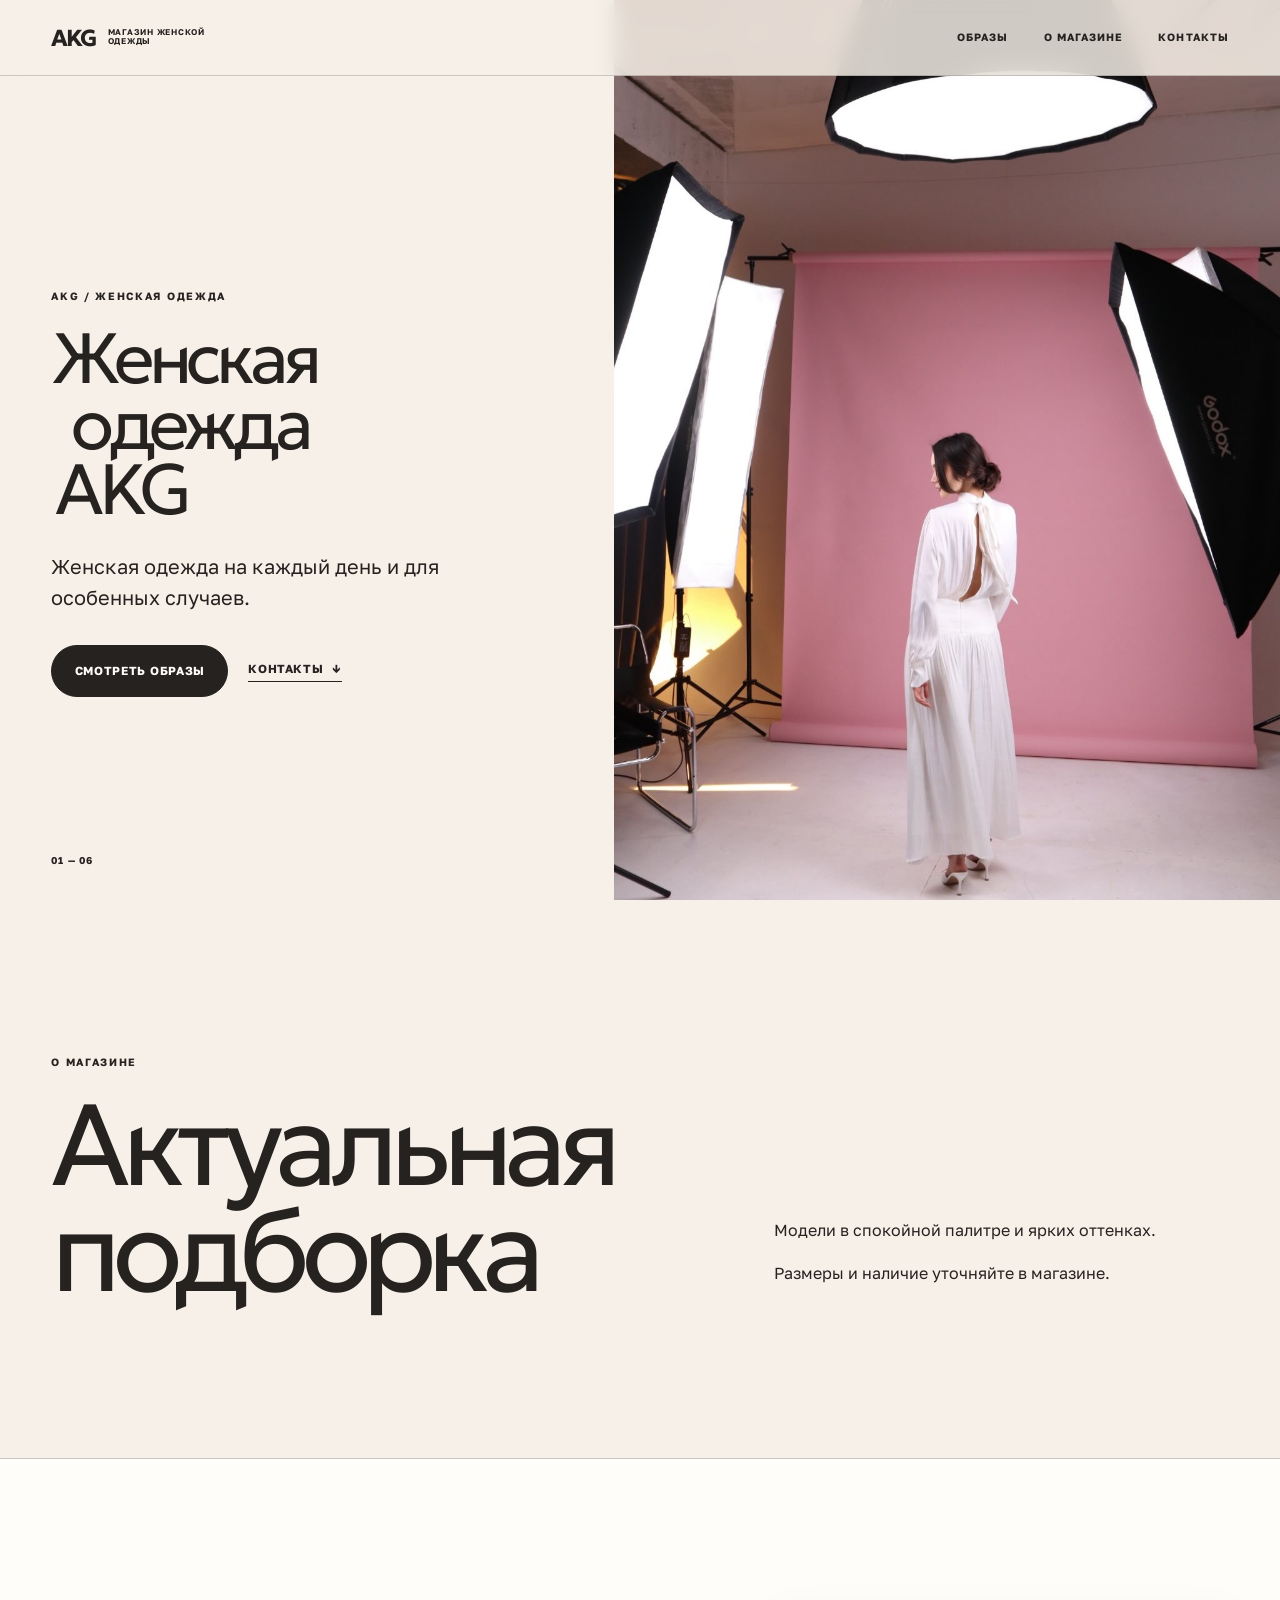
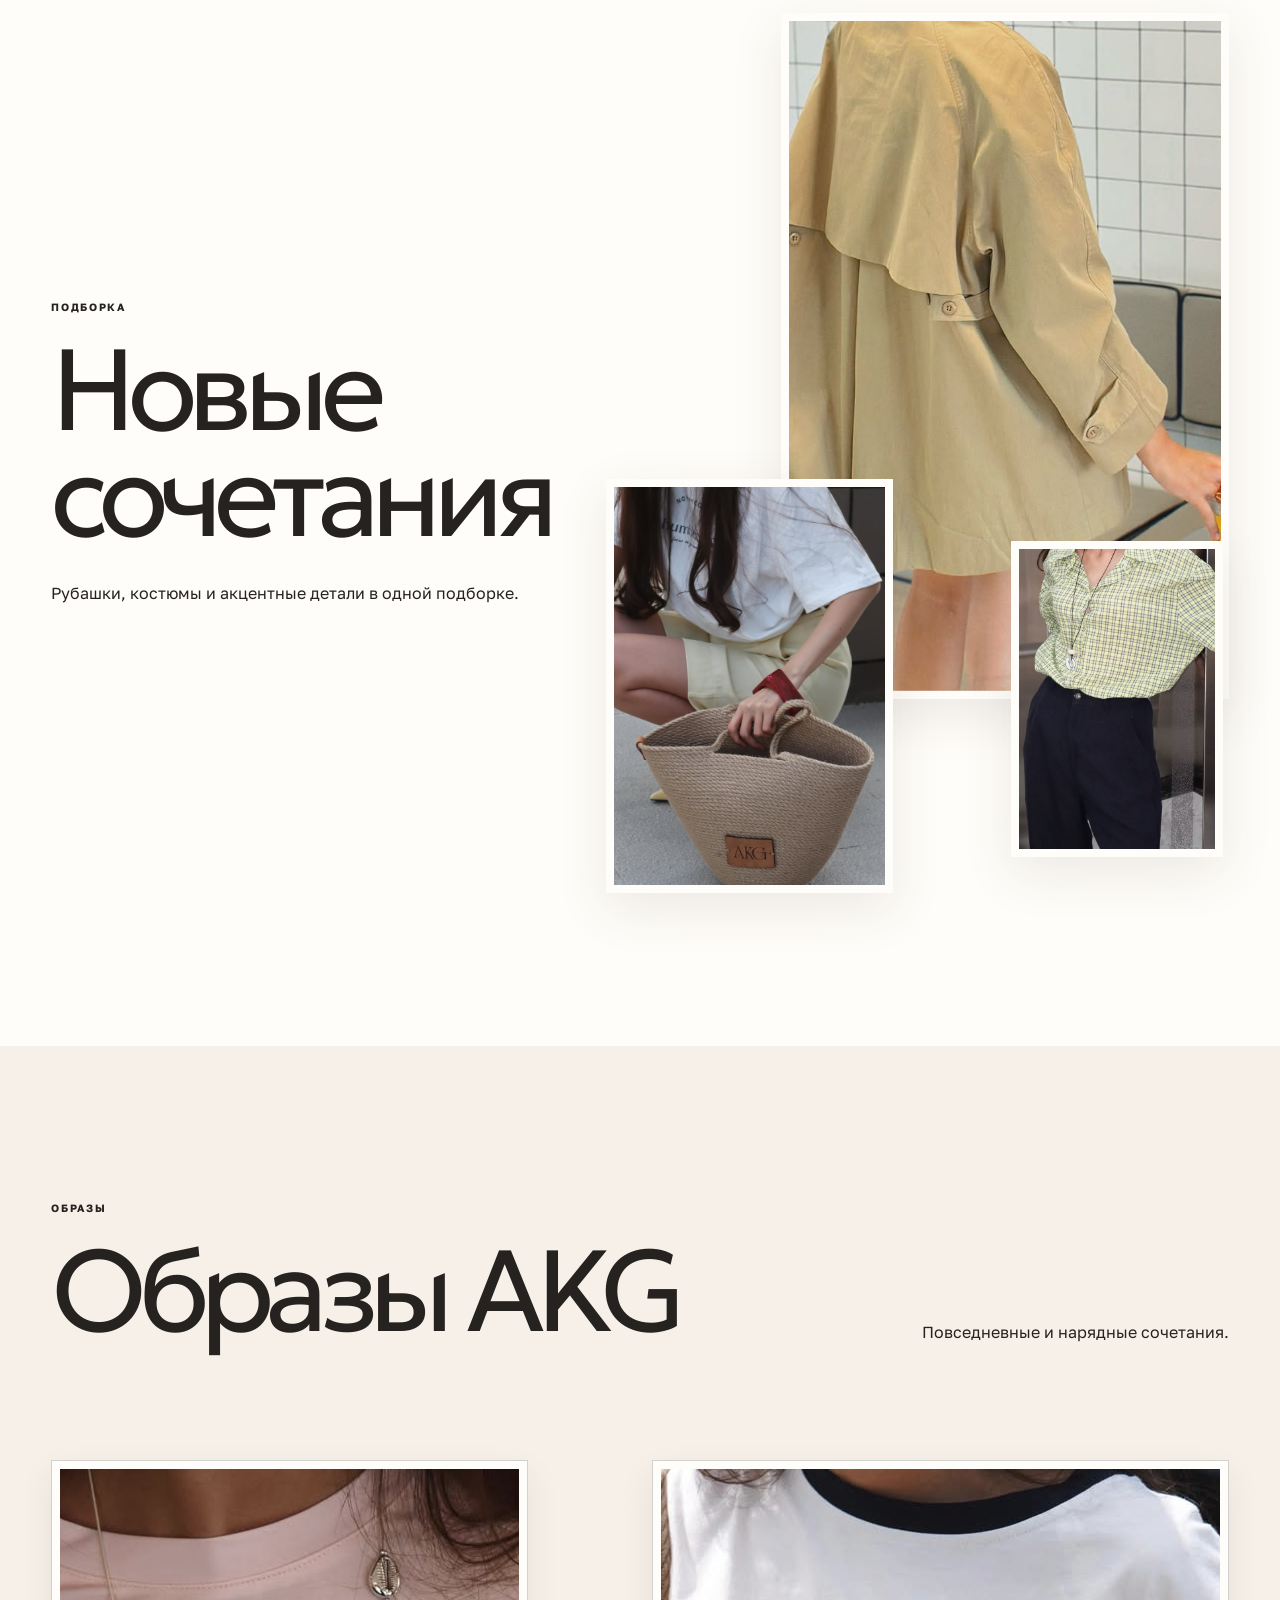
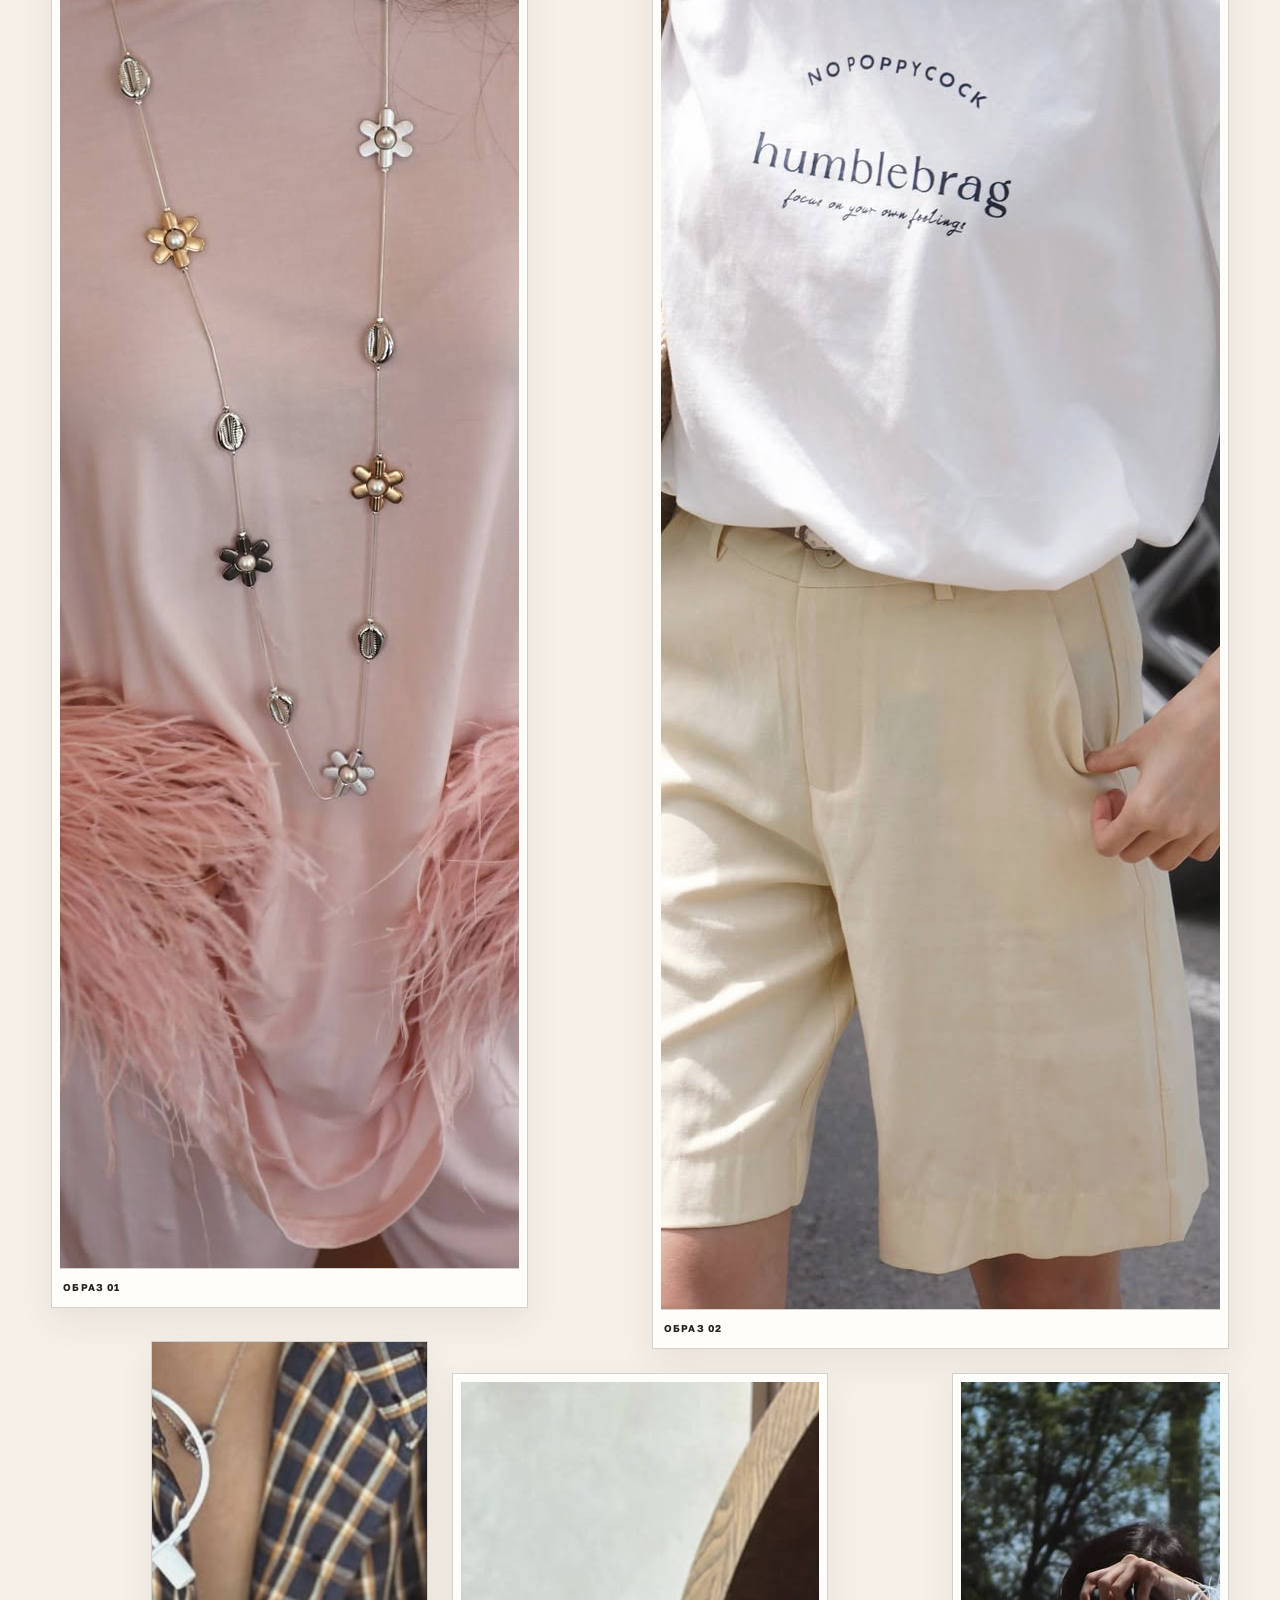
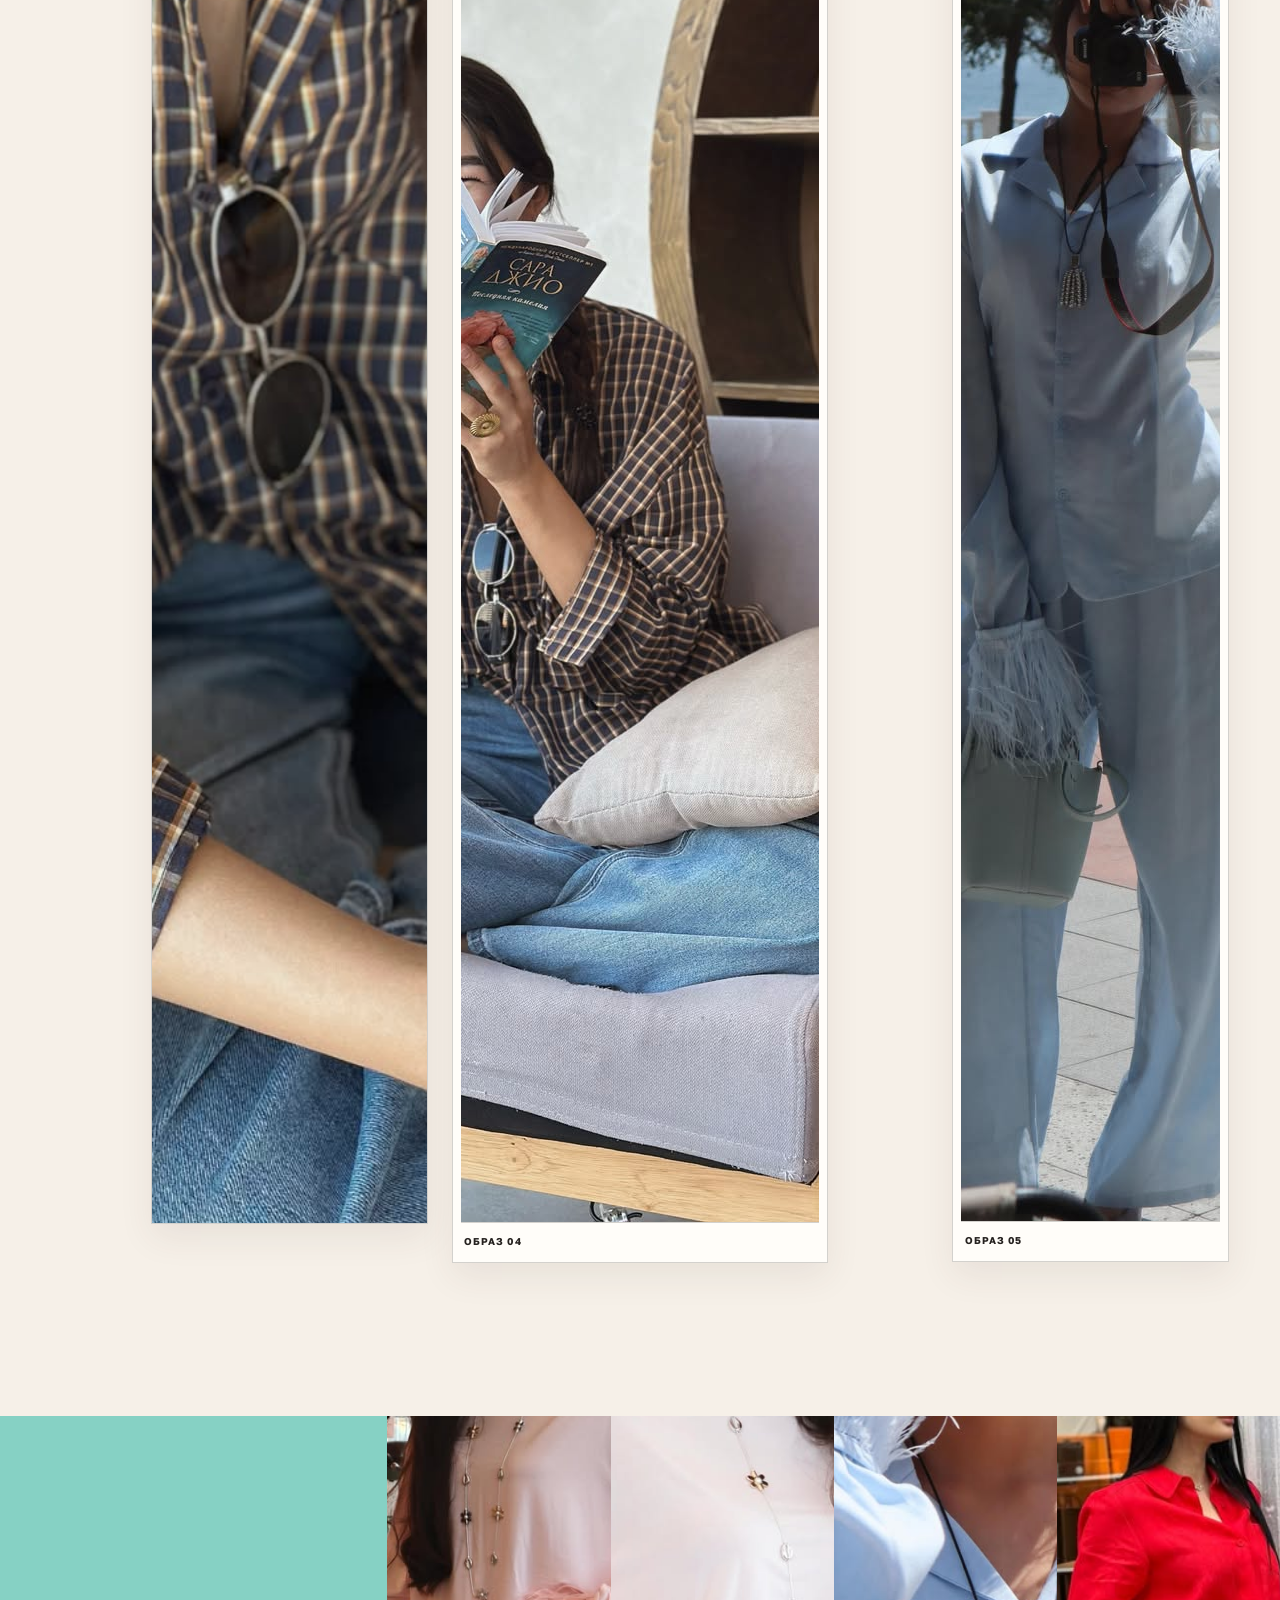
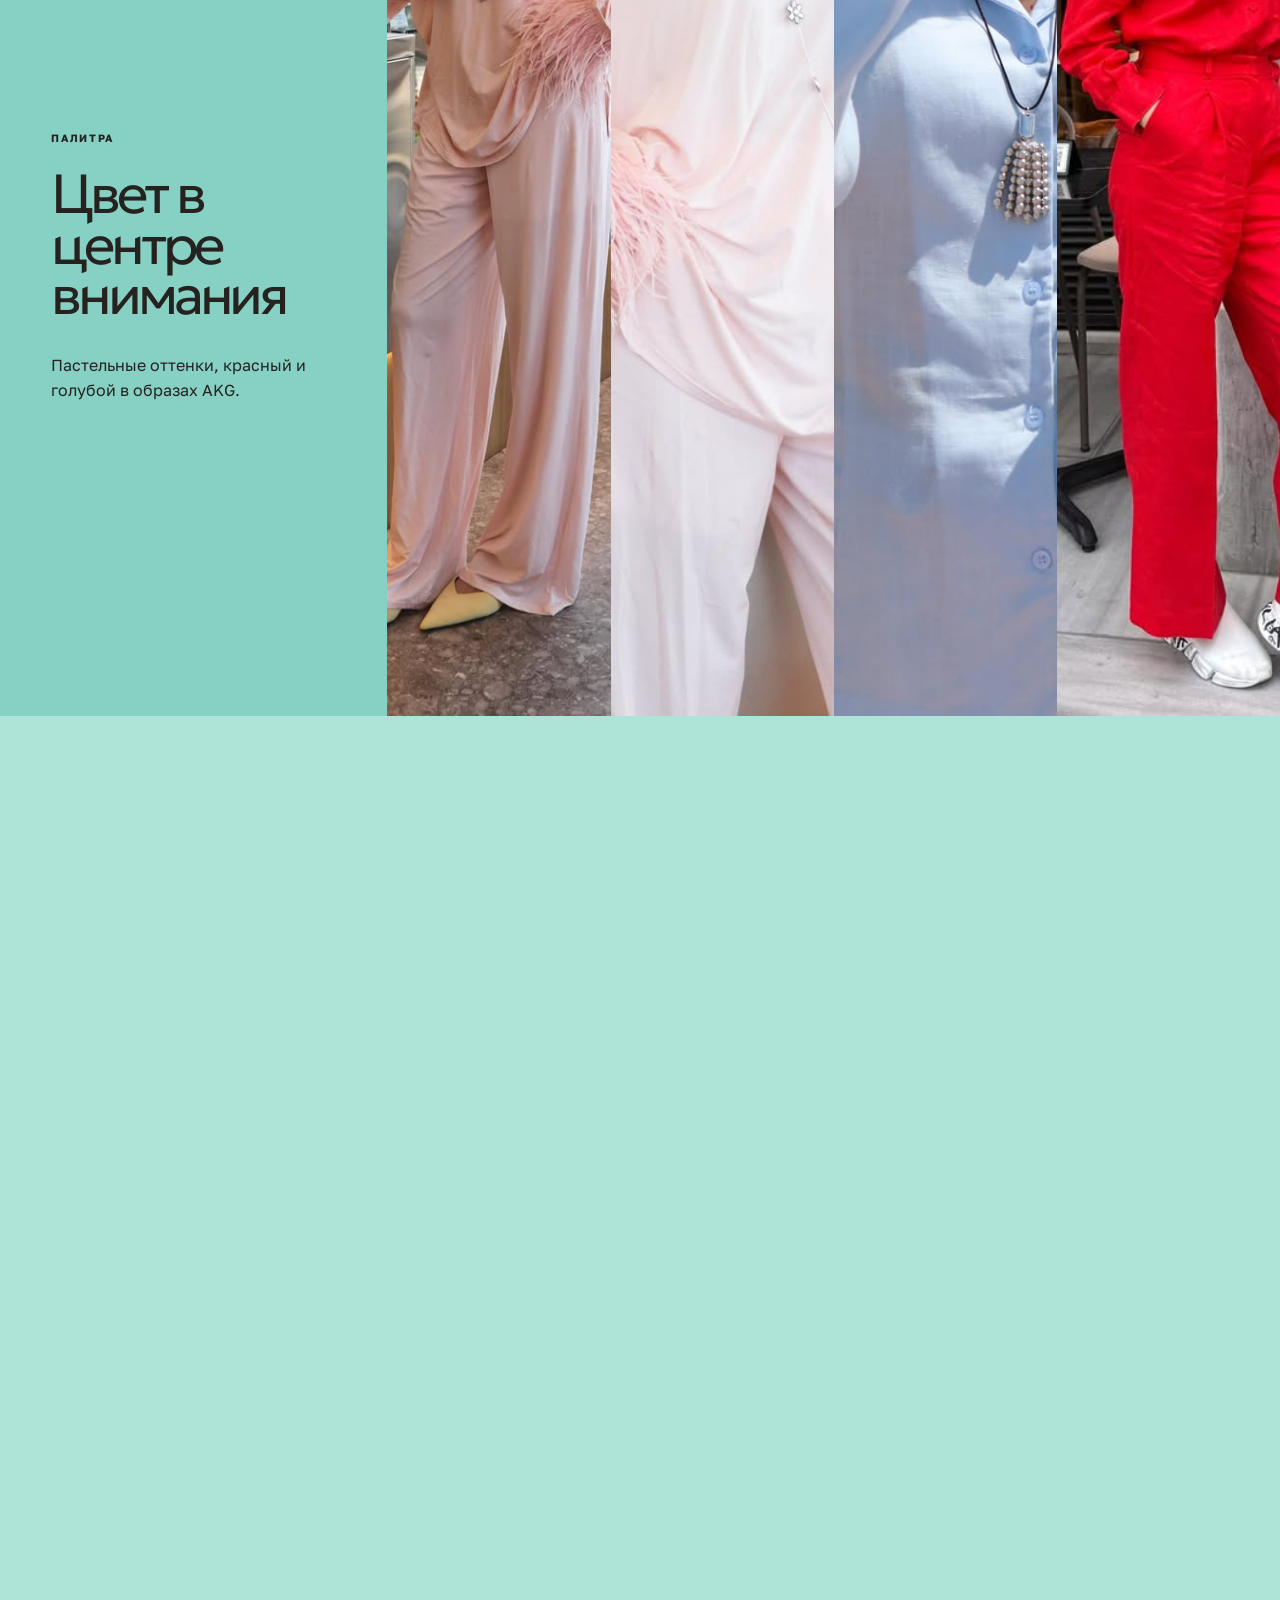
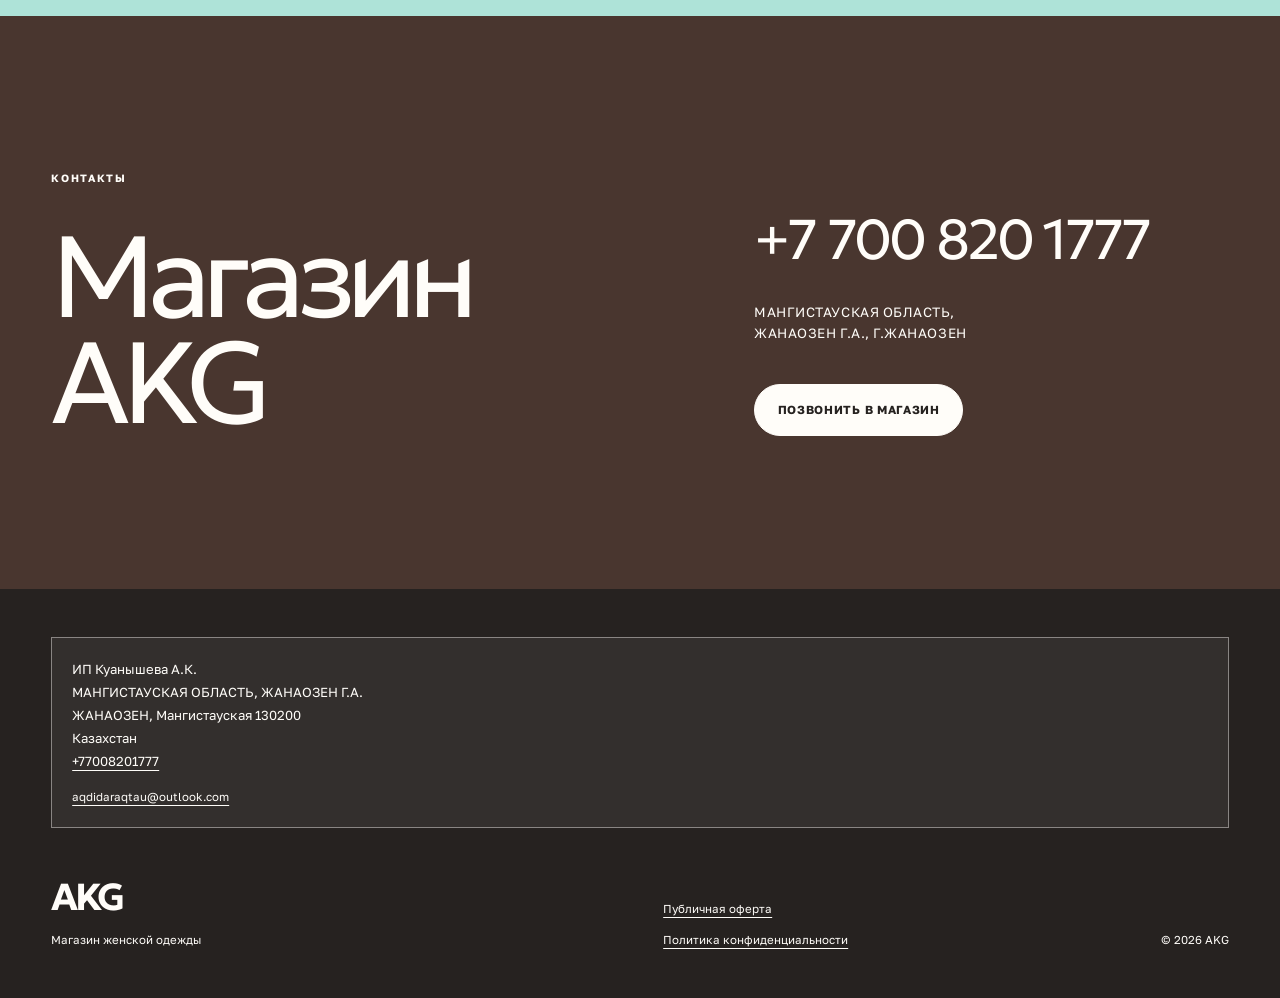
<file: index.html>
<!DOCTYPE html>
<html lang="ru">
<head>
  <meta charset="utf-8">
  <meta name="viewport" content="width=device-width, initial-scale=1">
  <meta name="theme-color" content="#f6f0e8">
  <meta name="description" content="AKG — магазин женской одежды. Образы из ассортимента и контакты магазина.">
  <meta property="og:title" content="AKG — магазин женской одежды">
  <meta property="og:description" content="Женская одежда AKG. Образы, цвет и детали.">
  <meta property="og:type" content="website">
  <meta property="og:url" content="https://www.akgstore.kz/">
  <meta property="og:image" content="https://www.akgstore.kz/photos/akg.store.aktau_1787755125435.jpeg">
  <link rel="canonical" href="https://www.akgstore.kz/">
  <link rel="icon" href="assets/favicon.svg" type="image/svg+xml">
  <link rel="preload" href="assets/fonts/Geologica-Variable.ttf" as="font" type="font/ttf" crossorigin>
  <link rel="preload" href="photos/akg.store.aktau_1787755125435.jpeg" as="image">
  <link rel="stylesheet" href="styles.css">
  <script>document.documentElement.classList.add('js');</script>
  <script src="script.js" defer></script>
  <title>AKG — магазин женской одежды</title>
</head>
<body>
  <a class="skip-link" href="#main">Перейти к содержанию</a>

  <header class="site-header" data-header>
    <a class="brand" href="#top" aria-label="AKG — на главную">
      <span class="brand__name">AKG</span>
      <span class="brand__note">магазин женской одежды</span>
    </a>

    <button class="menu-toggle" type="button" aria-expanded="false" aria-controls="site-nav" data-menu-toggle>
      <span></span><span></span>
      <span class="sr-only">Открыть меню</span>
    </button>

    <nav class="site-nav" id="site-nav" aria-label="Основная навигация" data-nav>
      <a href="#selection">Образы</a>
      <a href="#about">О магазине</a>
      <a href="#contacts">Контакты</a>
    </nav>
  </header>

  <main id="main">
    <section class="hero" id="top" aria-labelledby="hero-title">
      <div class="hero__copy">
        <p class="eyebrow reveal">AKG / женская одежда</p>
        <h1 id="hero-title" class="reveal reveal--delay-1">
          <span>Женская</span>
          <span>одежда</span>
          <span>AKG</span>
        </h1>
        <p class="hero__lead reveal reveal--delay-2">Женская одежда на каждый день и для особенных случаев.</p>
        <div class="hero__actions reveal reveal--delay-3">
          <a class="button button--dark" href="#selection">Смотреть образы</a>
          <a class="text-link" href="#contacts">Контакты <span aria-hidden="true">↓</span></a>
        </div>
        <p class="hero__number" aria-hidden="true">01 — 06</p>
      </div>

      <div class="hero__visual reveal reveal--image">
        <img src="photos/akg.store.aktau_1787755125435.jpeg" alt="Белый комплект, вид со спины" width="1080" height="1440">
      </div>
    </section>

    <section class="intro section" id="about" aria-labelledby="intro-title">
      <p class="section-mark reveal">О магазине</p>
      <div class="intro__grid">
        <h2 id="intro-title" class="display-title reveal">Актуальная подборка</h2>
        <div class="intro__copy reveal reveal--delay-1">
          <p>Модели в спокойной палитре и ярких оттенках.</p>
          <p>Размеры и наличие уточняйте в магазине.</p>
        </div>
      </div>
    </section>

    <section class="collage section" id="collage" aria-labelledby="collage-title">
      <div class="collage__grid">
        <div class="collage__copy">
          <p class="section-mark reveal">Подборка</p>
          <h2 id="collage-title" class="display-title reveal">Новые сочетания</h2>
          <p class="reveal reveal--delay-1">Рубашки, костюмы и акцентные детали в одной подборке.</p>
        </div>

        <div class="collage__stage" role="group" aria-label="Коллаж из фотографий AKG">
          <figure class="collage__main reveal reveal--image">
            <img src="photos/akg.store.aktau_1787755027539.jpeg" alt="Песочная рубашка со спины" width="1080" height="1440" loading="lazy">
          </figure>
          <figure class="collage__small reveal reveal--image reveal--delay-1">
            <img src="photos/akg.store.aktau_1787755169405.jpeg" alt="Белая футболка, светлые шорты и плетёная сумка" width="1080" height="1439" loading="lazy">
          </figure>
          <figure class="collage__detail reveal reveal--image reveal--delay-2">
            <img src="photos/akg.store.aktau_1787755203467.jpeg" alt="Клетчатая рубашка и тёмные брюки" width="1080" height="1440" loading="lazy">
          </figure>
        </div>
      </div>
    </section>

    <section class="selection section" id="selection" aria-labelledby="selection-title">
      <div class="section-heading">
        <div>
          <p class="section-mark reveal">Образы</p>
          <h2 id="selection-title" class="display-title reveal">Образы AKG</h2>
        </div>
        <p class="section-heading__note reveal">Повседневные и нарядные сочетания.</p>
      </div>

      <div class="look-grid">
        <figure class="look-card look-card--one reveal reveal--image">
          <img src="photos/akg.store.aktau_1787755189138.jpeg" alt="Розовый комплект с отделкой на рукавах" width="1080" height="1399" loading="lazy">
          <figcaption>Образ 01</figcaption>
        </figure>

        <figure class="look-card look-card--two reveal reveal--image">
          <img src="photos/akg.store.aktau_1787755156618.jpeg" alt="Белая футболка и светлые шорты" width="1080" height="1440" loading="lazy">
          <figcaption>Образ 02</figcaption>
        </figure>

        <figure class="look-card look-card--three reveal reveal--image">
          <img src="photos/akg.store.aktau_1787755089028.jpeg" alt="Клетчатая рубашка крупным планом" width="1080" height="1433" loading="lazy">
          <figcaption>Деталь 03</figcaption>
        </figure>

        <figure class="look-card look-card--four reveal reveal--image">
          <img src="photos/akg.store.aktau_1787755097485.jpeg" alt="Клетчатая рубашка и широкие джинсы" width="1080" height="1440" loading="lazy">
          <figcaption>Образ 04</figcaption>
        </figure>

        <figure class="look-card look-card--five reveal reveal--image">
          <img src="photos/akg.store.aktau_1787755208956%20(1).jpeg" alt="Светло-голубой костюм" width="1080" height="1439" loading="lazy">
          <figcaption>Образ 05</figcaption>
        </figure>
      </div>
    </section>

    <section class="photo-strip" id="strip" aria-labelledby="strip-title">
      <div class="photo-strip__note">
        <p class="section-mark reveal">Палитра</p>
        <h2 id="strip-title" class="display-title reveal">Цвет в центре внимания</h2>
        <p class="reveal reveal--delay-1">Пастельные оттенки, красный и голубой в образах AKG.</p>
      </div>

      <figure class="photo-strip__item photo-strip__item--one reveal reveal--image">
        <img src="photos/akg.store.aktau_1787755177860.jpeg" alt="Светло-розовый комплект" width="1080" height="1399" loading="lazy">
      </figure>
      <figure class="photo-strip__item photo-strip__item--two reveal reveal--image">
        <img src="photos/akg.store.aktau_1787755187780.jpeg" alt="Розовый комплект с отделкой" width="1080" height="1399" loading="lazy">
      </figure>
      <figure class="photo-strip__item photo-strip__item--three reveal reveal--image">
        <img src="photos/akg.store.aktau_1787755220074.jpeg" alt="Голубой комплект с отделкой на рукавах" width="1080" height="1439" loading="lazy">
      </figure>
      <figure class="photo-strip__item photo-strip__item--four reveal reveal--image">
        <img src="photos/akg.store.aktau_1787755240143.jpeg" alt="Красный комплект" width="1080" height="1440" loading="lazy">
      </figure>
    </section>

    <section class="feature" aria-labelledby="feature-title">
      <div class="feature__image reveal reveal--image">
        <img src="photos/akg.store.aktau_1787755161357.jpeg" alt="Светлый комплект и фактурная сумка" width="1080" height="1440" loading="lazy">
      </div>
      <div class="feature__copy">
        <p class="section-mark reveal">Детали</p>
        <h2 id="feature-title" class="display-title reveal">Детали образа</h2>
        <p class="reveal reveal--delay-1">Фактура, силуэт и аксессуары крупным планом.</p>
        <a class="text-link reveal reveal--delay-2" href="tel:+77008201777">Уточнить&nbsp;наличие&nbsp;<span aria-hidden="true">↗</span></a>
      </div>
    </section>

    <section class="contact section" id="contacts" aria-labelledby="contact-title">
      <p class="section-mark reveal">Контакты</p>
      <div class="contact__grid">
        <h2 id="contact-title" class="display-title reveal">Магазин AKG</h2>
        <div class="contact__details reveal reveal--delay-1">
          <a class="contact__phone" href="tel:+77008201777">+7&nbsp;700&nbsp;820&nbsp;1777</a>
          <address>МАНГИСТАУСКАЯ ОБЛАСТЬ,<br>ЖАНАОЗЕН Г.А., Г.ЖАНАОЗЕН</address>
          <a class="button button--light" href="tel:+77008201777">Позвонить&nbsp;в&nbsp;магазин</a>
        </div>
      </div>
    </section>
  </main>

  <footer class="site-footer" id="legal-details">
    <div class="site-footer__requisites" role="group" aria-label="Реквизиты магазина">
      <address>
        <span>ИП Куанышева А.К.</span>
        <span>МАНГИСТАУСКАЯ ОБЛАСТЬ, ЖАНАОЗЕН Г.А.</span>
        <span>ЖАНАОЗЕН, Мангистауская 130200</span>
        <span>Казахстан</span>
        <a href="tel:+77008201777">+77008201777</a>
      </address>
      <a class="site-footer__email" href="mailto:aqdidaraqtau@outlook.com">aqdidaraqtau@outlook.com</a>
    </div>
    <div class="site-footer__brand">
      <span>AKG</span>
      <p>Магазин женской одежды</p>
    </div>
    <nav aria-label="Юридическая информация">
      <a href="offer/">Публичная оферта</a>
      <a href="privacy/">Политика конфиденциальности</a>
    </nav>
    <p class="site-footer__copy">© <span data-year>2026</span> AKG</p>
  </footer>
</body>
</html>
</file>
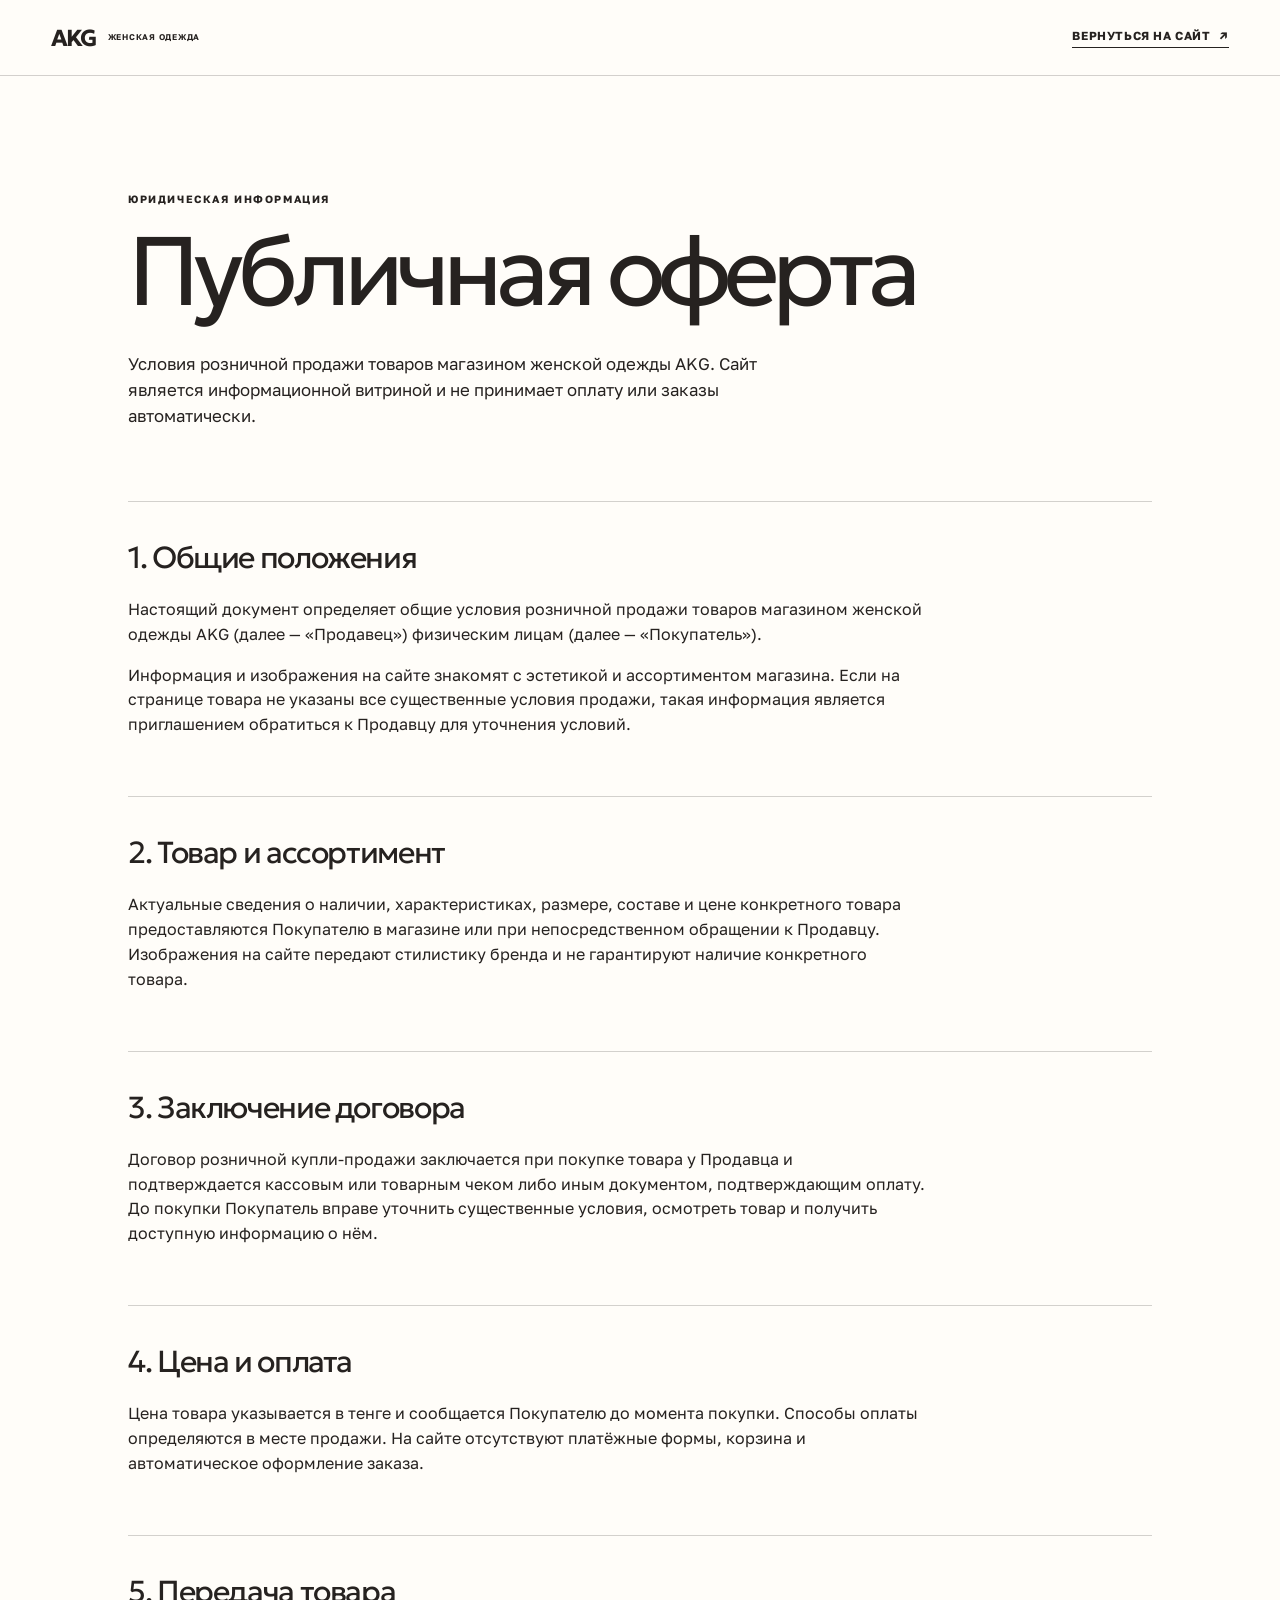
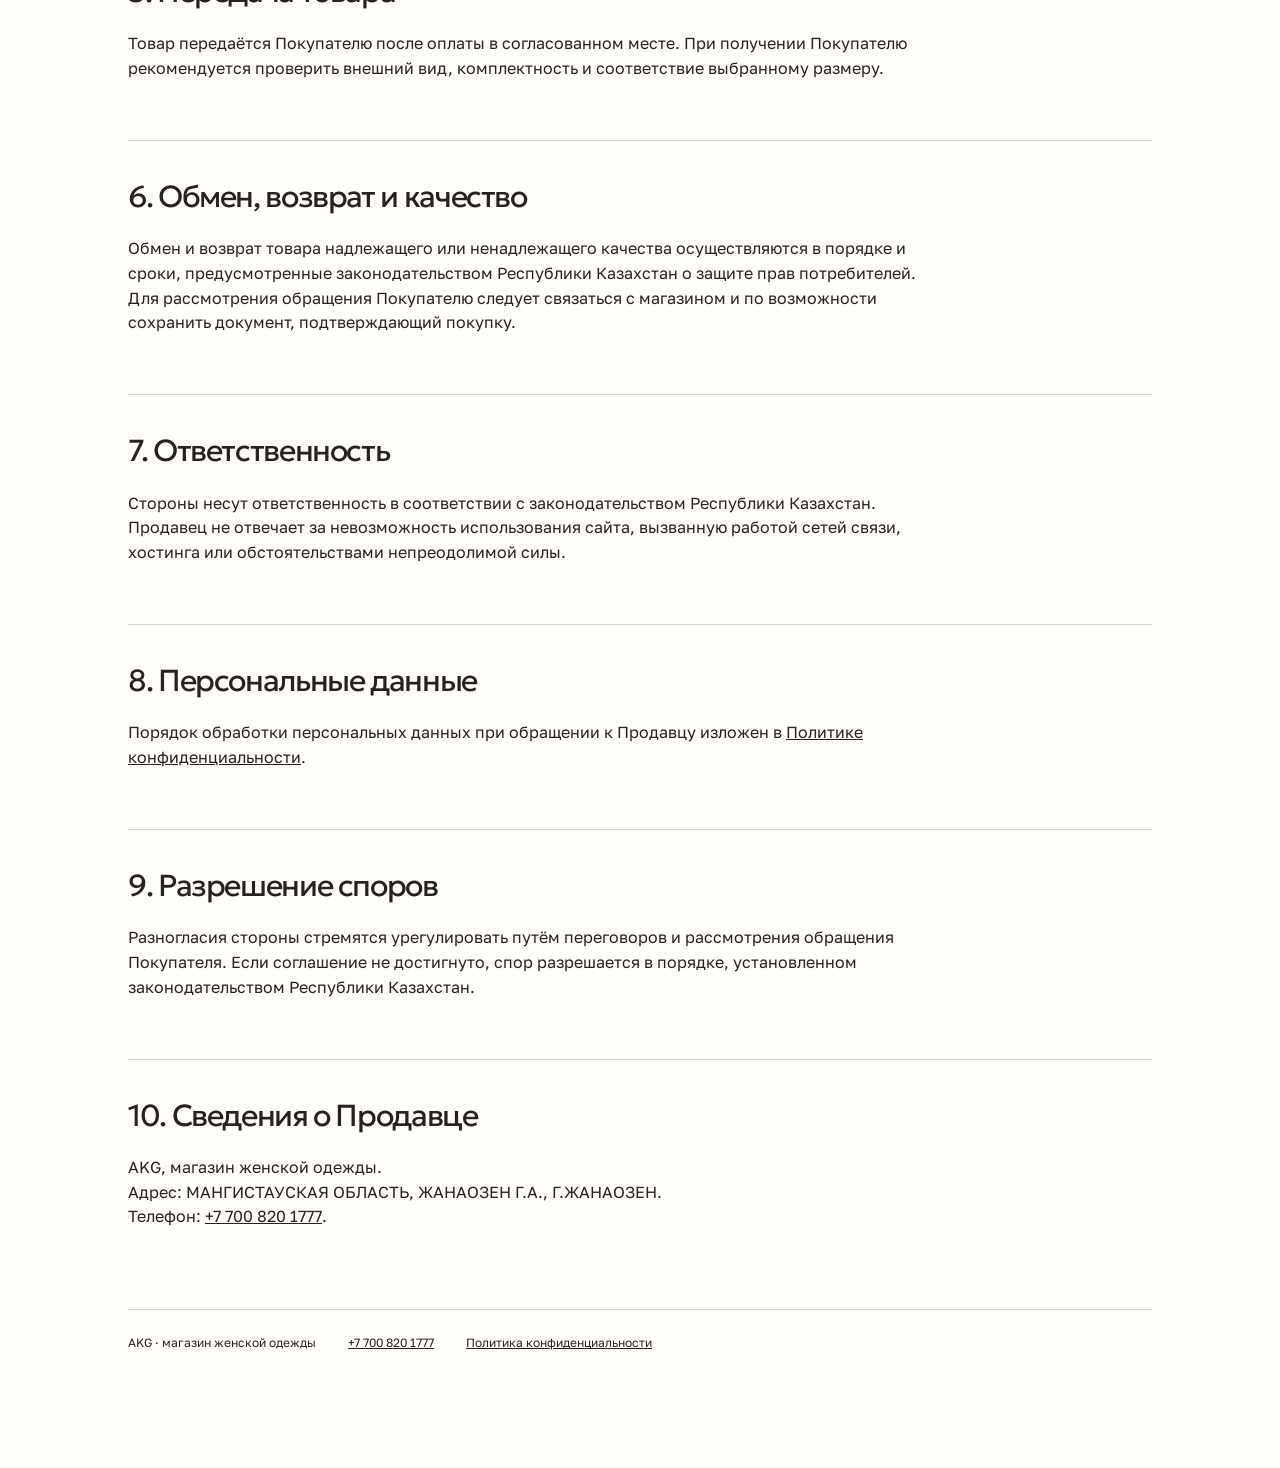
<file: offer/index.html>
<!DOCTYPE html>
<html lang="ru">
<head>
  <meta charset="utf-8">
  <meta name="viewport" content="width=device-width, initial-scale=1">
  <meta name="theme-color" content="#fffaf4">
  <meta name="description" content="Публичная оферта магазина женской одежды AKG.">
  <link rel="canonical" href="https://www.akgstore.kz/offer/">
  <link rel="icon" href="../assets/favicon.svg" type="image/svg+xml">
  <link rel="stylesheet" href="../styles.css">
  <title>Публичная оферта — AKG</title>
</head>
<body class="legal-page">
  <header class="site-header">
    <a class="brand" href="../" aria-label="AKG — на главную">
      <span class="brand__name">AKG</span>
      <span class="brand__note">женская одежда</span>
    </a>
    <a class="text-link" href="../">Вернуться на сайт <span aria-hidden="true">↗</span></a>
  </header>

  <main class="legal-main">
    <p class="legal-kicker">Юридическая информация</p>
    <h1>Публичная оферта</h1>
    <p class="legal-intro">Условия розничной продажи товаров магазином женской одежды AKG. Сайт является информационной витриной и не принимает оплату или заказы автоматически.</p>

    <div class="legal-content">
      <section>
        <h2>1. Общие положения</h2>
        <p>Настоящий документ определяет общие условия розничной продажи товаров магазином женской одежды AKG (далее — «Продавец») физическим лицам (далее — «Покупатель»).</p>
        <p>Информация и изображения на сайте знакомят с эстетикой и ассортиментом магазина. Если на странице товара не указаны все существенные условия продажи, такая информация является приглашением обратиться к Продавцу для уточнения условий.</p>
      </section>

      <section>
        <h2>2. Товар и ассортимент</h2>
        <p>Актуальные сведения о наличии, характеристиках, размере, составе и цене конкретного товара предоставляются Покупателю в магазине или при непосредственном обращении к Продавцу. Изображения на сайте передают стилистику бренда и не гарантируют наличие конкретного товара.</p>
      </section>

      <section>
        <h2>3. Заключение договора</h2>
        <p>Договор розничной купли-продажи заключается при покупке товара у Продавца и подтверждается кассовым или товарным чеком либо иным документом, подтверждающим оплату. До покупки Покупатель вправе уточнить существенные условия, осмотреть товар и получить доступную информацию о нём.</p>
      </section>

      <section>
        <h2>4. Цена и оплата</h2>
        <p>Цена товара указывается в тенге и сообщается Покупателю до момента покупки. Способы оплаты определяются в месте продажи. На сайте отсутствуют платёжные формы, корзина и автоматическое оформление заказа.</p>
      </section>

      <section>
        <h2>5. Передача товара</h2>
        <p>Товар передаётся Покупателю после оплаты в согласованном месте. При получении Покупателю рекомендуется проверить внешний вид, комплектность и соответствие выбранному размеру.</p>
      </section>

      <section>
        <h2>6. Обмен, возврат и качество</h2>
        <p>Обмен и возврат товара надлежащего или ненадлежащего качества осуществляются в порядке и сроки, предусмотренные законодательством Республики Казахстан о защите прав потребителей. Для рассмотрения обращения Покупателю следует связаться с магазином и по возможности сохранить документ, подтверждающий покупку.</p>
      </section>

      <section>
        <h2>7. Ответственность</h2>
        <p>Стороны несут ответственность в соответствии с законодательством Республики Казахстан. Продавец не отвечает за невозможность использования сайта, вызванную работой сетей связи, хостинга или обстоятельствами непреодолимой силы.</p>
      </section>

      <section>
        <h2>8. Персональные данные</h2>
        <p>Порядок обработки персональных данных при обращении к Продавцу изложен в <a href="../privacy/">Политике конфиденциальности</a>.</p>
      </section>

      <section>
        <h2>9. Разрешение споров</h2>
        <p>Разногласия стороны стремятся урегулировать путём переговоров и рассмотрения обращения Покупателя. Если соглашение не достигнуто, спор разрешается в порядке, установленном законодательством Республики Казахстан.</p>
      </section>

      <section>
        <h2>10. Сведения о Продавце</h2>
        <p>AKG, магазин женской одежды.<br>Адрес: МАНГИСТАУСКАЯ ОБЛАСТЬ, ЖАНАОЗЕН Г.А., Г.ЖАНАОЗЕН.<br>Телефон: <a href="tel:+77008201777">+7&nbsp;700&nbsp;820&nbsp;1777</a>.</p>
      </section>
    </div>

    <div class="legal-meta">
      <span>AKG · магазин женской одежды</span>
      <a href="tel:+77008201777">+7&nbsp;700&nbsp;820&nbsp;1777</a>
      <a href="../privacy/">Политика конфиденциальности</a>
    </div>
  </main>
</body>
</html>
</file>
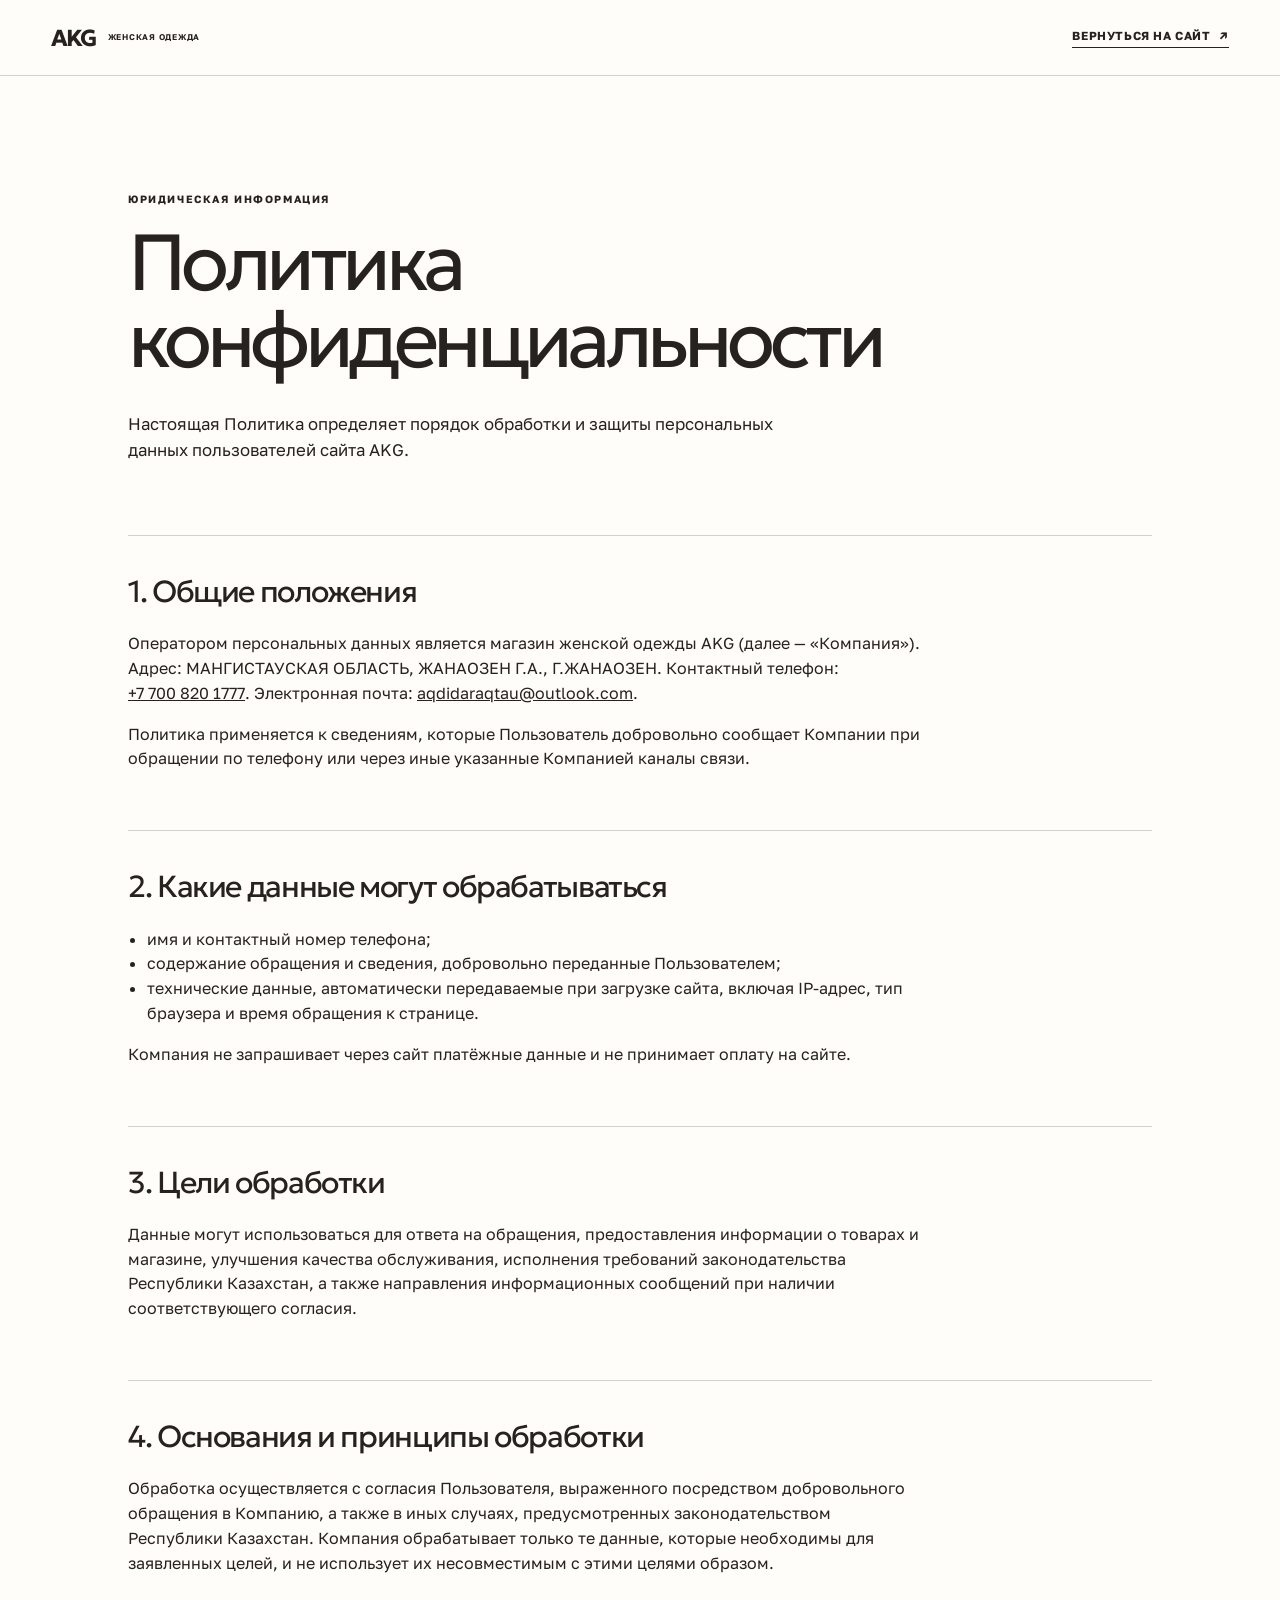
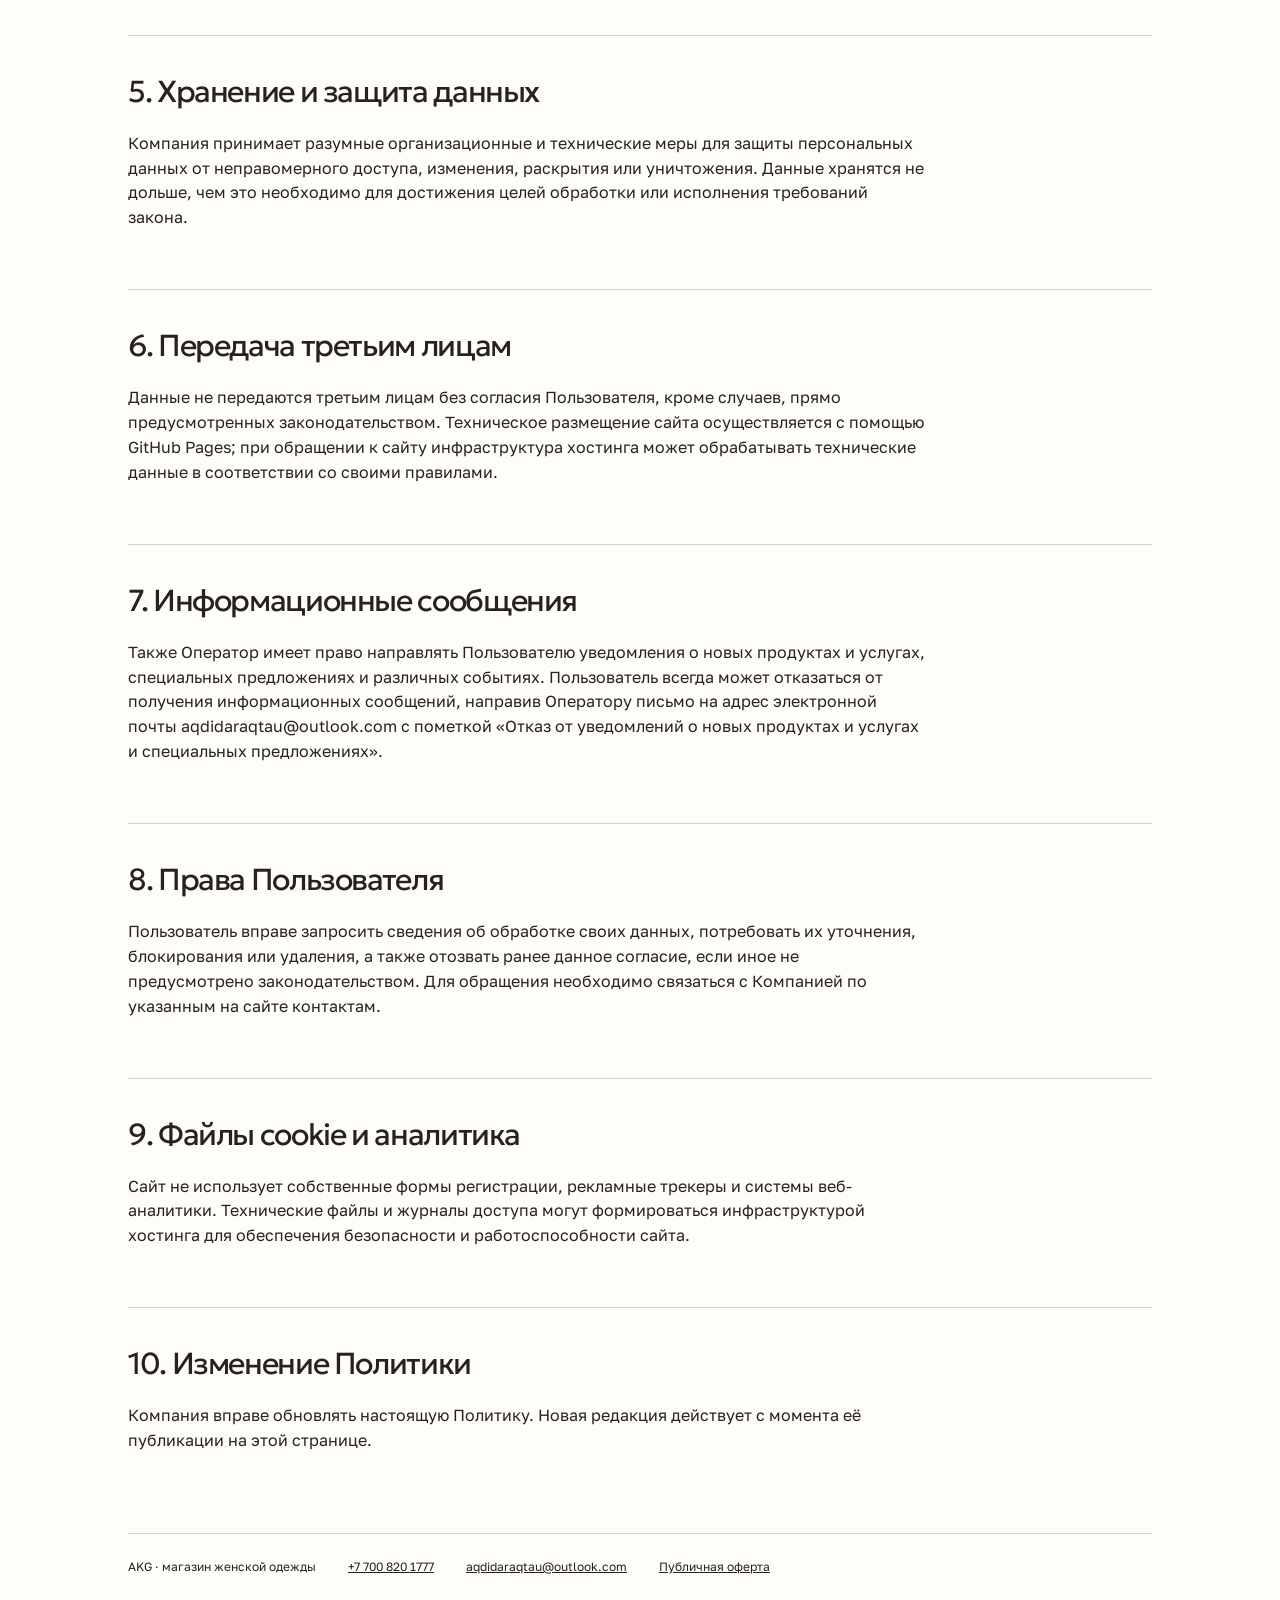
<file: privacy/index.html>
<!DOCTYPE html>
<html lang="ru">
<head>
  <meta charset="utf-8">
  <meta name="viewport" content="width=device-width, initial-scale=1">
  <meta name="theme-color" content="#fffaf4">
  <meta name="description" content="Политика конфиденциальности магазина женской одежды AKG.">
  <link rel="canonical" href="https://www.akgstore.kz/privacy/">
  <link rel="icon" href="../assets/favicon.svg" type="image/svg+xml">
  <link rel="stylesheet" href="../styles.css">
  <title>Политика конфиденциальности — AKG</title>
</head>
<body class="legal-page">
  <header class="site-header">
    <a class="brand" href="../" aria-label="AKG — на главную">
      <span class="brand__name">AKG</span>
      <span class="brand__note">женская одежда</span>
    </a>
    <a class="text-link" href="../">Вернуться на сайт <span aria-hidden="true">↗</span></a>
  </header>

  <main class="legal-main">
    <p class="legal-kicker">Юридическая информация</p>
    <h1 class="long-title"><span>Политика</span><br><span>конфиденциальности</span></h1>
    <p class="legal-intro">Настоящая Политика определяет порядок обработки и защиты персональных данных пользователей сайта AKG.</p>

    <div class="legal-content">
      <section>
        <h2>1. Общие положения</h2>
        <p>Оператором персональных данных является магазин женской одежды AKG (далее — «Компания»). Адрес: МАНГИСТАУСКАЯ ОБЛАСТЬ, ЖАНАОЗЕН Г.А., Г.ЖАНАОЗЕН. Контактный телефон: <a href="tel:+77008201777">+7&nbsp;700&nbsp;820&nbsp;1777</a>. Электронная почта: <a href="mailto:aqdidaraqtau@outlook.com">aqdidaraqtau@outlook.com</a>.</p>
        <p>Политика применяется к сведениям, которые Пользователь добровольно сообщает Компании при обращении по телефону или через иные указанные Компанией каналы связи.</p>
      </section>

      <section>
        <h2>2. Какие данные могут обрабатываться</h2>
        <ul>
          <li>имя и контактный номер телефона;</li>
          <li>содержание обращения и сведения, добровольно переданные Пользователем;</li>
          <li>технические данные, автоматически передаваемые при загрузке сайта, включая IP-адрес, тип браузера и время обращения к странице.</li>
        </ul>
        <p>Компания не запрашивает через сайт платёжные данные и не принимает оплату на сайте.</p>
      </section>

      <section>
        <h2>3. Цели обработки</h2>
        <p>Данные могут использоваться для ответа на обращения, предоставления информации о товарах и магазине, улучшения качества обслуживания, исполнения требований законодательства Республики Казахстан, а также направления информационных сообщений при наличии соответствующего согласия.</p>
      </section>

      <section>
        <h2>4. Основания и принципы обработки</h2>
        <p>Обработка осуществляется с согласия Пользователя, выраженного посредством добровольного обращения в Компанию, а также в иных случаях, предусмотренных законодательством Республики Казахстан. Компания обрабатывает только те данные, которые необходимы для заявленных целей, и не использует их несовместимым с этими целями образом.</p>
      </section>

      <section>
        <h2>5. Хранение и защита данных</h2>
        <p>Компания принимает разумные организационные и технические меры для защиты персональных данных от неправомерного доступа, изменения, раскрытия или уничтожения. Данные хранятся не дольше, чем это необходимо для достижения целей обработки или исполнения требований закона.</p>
      </section>

      <section>
        <h2>6. Передача третьим лицам</h2>
        <p>Данные не передаются третьим лицам без согласия Пользователя, кроме случаев, прямо предусмотренных законодательством. Техническое размещение сайта осуществляется с помощью GitHub Pages; при обращении к сайту инфраструктура хостинга может обрабатывать технические данные в соответствии со своими правилами.</p>
      </section>

      <section id="notifications">
        <h2>7. Информационные сообщения</h2>
        <p>Также Оператор имеет право направлять Пользователю уведомления о новых продуктах и услугах, специальных предложениях и различных событиях. Пользователь всегда может отказаться от получения информационных сообщений, направив Оператору письмо на адрес электронной почты aqdidaraqtau@outlook.com с пометкой «Отказ от уведомлений о новых продуктах и услугах и специальных предложениях».</p>
      </section>

      <section>
        <h2>8. Права Пользователя</h2>
        <p>Пользователь вправе запросить сведения об обработке своих данных, потребовать их уточнения, блокирования или удаления, а также отозвать ранее данное согласие, если иное не предусмотрено законодательством. Для обращения необходимо связаться с Компанией по указанным на сайте контактам.</p>
      </section>

      <section>
        <h2>9. Файлы cookie и аналитика</h2>
        <p>Сайт не использует собственные формы регистрации, рекламные трекеры и системы веб-аналитики. Технические файлы и журналы доступа могут формироваться инфраструктурой хостинга для обеспечения безопасности и работоспособности сайта.</p>
      </section>

      <section>
        <h2>10. Изменение Политики</h2>
        <p>Компания вправе обновлять настоящую Политику. Новая редакция действует с момента её публикации на этой странице.</p>
      </section>
    </div>

    <div class="legal-meta">
      <span>AKG · магазин женской одежды</span>
      <a href="tel:+77008201777">+7&nbsp;700&nbsp;820&nbsp;1777</a>
      <a href="mailto:aqdidaraqtau@outlook.com">aqdidaraqtau@outlook.com</a>
      <a href="../offer/">Публичная оферта</a>
    </div>
  </main>
</body>
</html>
</file>
<file: styles.css>
@font-face {
  font-family: "Geologica";
  src: url("assets/fonts/Geologica-Variable.ttf") format("truetype");
  font-weight: 100 900;
  font-style: normal;
  font-display: swap;
}

@font-face {
  font-family: "Golos Text";
  src: url("assets/fonts/GolosText-Variable.ttf") format("truetype");
  font-weight: 400 900;
  font-style: normal;
  font-display: swap;
}

:root {
  --base: #f6f0e8;
  --paper: #fffdf9;
  --mint: #aee3d8;
  --blue: #86d1c4;
  --orange: #f28c48;
  --brown: #49362f;
  --ink: #262220;
  --line: rgba(38, 34, 32, 0.2);
  --display: "Geologica", sans-serif;
  --body: "Golos Text", sans-serif;
  --gutter: clamp(1.25rem, 4vw, 4.5rem);
  --space: clamp(6rem, 12vw, 11rem);
}

*, *::before, *::after { box-sizing: border-box; }

html {
  scroll-behavior: smooth;
  scroll-padding-top: 5rem;
}

body {
  margin: 0;
  overflow-x: hidden;
  color: var(--ink);
  background: var(--base);
  font-family: var(--body);
  font-size: 1rem;
  line-height: 1.55;
}

img { display: block; width: 100%; }
a { color: inherit; }
button, a { -webkit-tap-highlight-color: transparent; }

.sr-only {
  position: absolute;
  width: 1px;
  height: 1px;
  padding: 0;
  margin: -1px;
  overflow: hidden;
  clip: rect(0, 0, 0, 0);
  white-space: nowrap;
  border: 0;
}

.skip-link {
  position: fixed;
  top: 0.75rem;
  left: 0.75rem;
  z-index: 100;
  padding: 0.75rem 1rem;
  color: var(--paper);
  background: var(--ink);
  transform: translateY(-150%);
}

.skip-link:focus { transform: none; }

.site-header {
  position: fixed;
  inset: 0 0 auto;
  z-index: 10;
  display: flex;
  align-items: center;
  justify-content: space-between;
  min-height: 4.75rem;
  padding: 0.75rem var(--gutter);
  border-bottom: 1px solid var(--line);
  background: rgba(246, 240, 232, 0.84);
  backdrop-filter: blur(10px);
  transition: background-color 180ms ease, border-color 180ms ease;
}

.site-header.is-scrolled,
.site-header.is-open {
  background: rgba(246, 240, 232, 0.95);
  border-color: var(--line);
  backdrop-filter: blur(12px);
}

.brand {
  display: inline-flex;
  align-items: center;
  gap: 0.75rem;
  text-decoration: none;
  line-height: 1;
}

.brand__name {
  font-family: var(--display);
  font-size: 1.45rem;
  font-variation-settings: "SHRP" 68, "CRSV" 0;
  font-weight: 680;
  letter-spacing: -0.08em;
}

.brand__note {
  max-width: 7rem;
  font-size: 0.52rem;
  font-weight: 650;
  line-height: 1.2;
  letter-spacing: 0.09em;
  text-transform: uppercase;
}

.menu-toggle {
  position: relative;
  z-index: 2;
  display: grid;
  width: 2.75rem;
  height: 2.75rem;
  padding: 0.85rem 0.55rem;
  border: 0;
  background: transparent;
  cursor: pointer;
}

.menu-toggle span:not(.sr-only) {
  display: block;
  width: 100%;
  height: 1px;
  background: currentColor;
  transition: transform 180ms ease;
}

.menu-toggle[aria-expanded="true"] span:first-child { transform: translateY(6px) rotate(45deg); }
.menu-toggle[aria-expanded="true"] span:nth-child(2) { transform: translateY(-6px) rotate(-45deg); }

.site-nav {
  position: fixed;
  inset: 0;
  display: flex;
  flex-direction: column;
  justify-content: center;
  gap: 1rem;
  padding: 6rem var(--gutter);
  background: var(--mint);
  opacity: 0;
  visibility: hidden;
  transform: translateY(-1rem);
  transition: opacity 180ms ease, visibility 180ms ease, transform 180ms ease;
}

.site-nav.is-open {
  opacity: 1;
  visibility: visible;
  transform: none;
}

.site-nav a {
  width: fit-content;
  font-family: var(--display);
  font-size: clamp(2.2rem, 10vw, 4rem);
  font-weight: 360;
  letter-spacing: -0.05em;
  text-decoration: none;
}

.hero {
  min-height: 100svh;
  padding-top: 4.75rem;
}

.hero__copy {
  position: relative;
  display: flex;
  flex-direction: column;
  justify-content: center;
  min-height: 47svh;
  padding: 3.2rem var(--gutter) 2.7rem;
}

.eyebrow,
.section-mark {
  margin: 0 0 1.4rem;
  font-size: 0.66rem;
  font-weight: 700;
  letter-spacing: 0.16em;
  text-transform: uppercase;
}

.hero h1,
.display-title {
  margin: 0;
  font-family: var(--display);
  font-variation-settings: "SHRP" 52, "CRSV" 0;
  font-weight: 320;
  line-height: 0.92;
  letter-spacing: -0.075em;
}

.hero h1 { font-size: clamp(2.45rem, 11vw, 5rem); }
.hero h1 span { display: block; }
.hero h1 span:nth-child(2) { margin-left: 0.34em; }
.hero h1 span:last-child { margin-left: 0.08em; }
.display-title { font-size: clamp(3rem, 9vw, 7.2rem); }

.hero__lead {
  max-width: 26rem;
  margin: 1.8rem 0 0;
  font-size: clamp(1rem, 2.3vw, 1.25rem);
}

.hero__actions {
  display: flex;
  flex-wrap: wrap;
  align-items: center;
  gap: 1.25rem;
  margin-top: 2rem;
}

.button {
  display: inline-flex;
  align-items: center;
  justify-content: center;
  min-height: 3.25rem;
  padding: 0.8rem 1.4rem;
  border: 1px solid currentColor;
  border-radius: 100vw;
  font-size: 0.73rem;
  font-weight: 700;
  letter-spacing: 0.06em;
  text-decoration: none;
  text-transform: uppercase;
  transition: color 180ms ease, background-color 180ms ease, transform 180ms ease;
}

.button:hover { transform: translateY(-2px); }
.button--dark { color: var(--paper); background: var(--ink); border-color: var(--ink); }
.button--dark:hover { color: var(--ink); background: var(--mint); border-color: var(--mint); }
.button--light { color: var(--ink); background: var(--paper); border-color: var(--paper); }
.button--light:hover { background: var(--mint); border-color: var(--mint); }

.text-link {
  display: inline-flex;
  align-items: center;
  gap: 0.55rem;
  padding-bottom: 0.18rem;
  border-bottom: 1px solid currentColor;
  font-size: 0.73rem;
  font-weight: 700;
  letter-spacing: 0.05em;
  text-decoration: none;
  text-transform: uppercase;
}

.text-link span { transition: transform 180ms ease; }
.text-link:hover span { transform: translate(0.15rem, -0.15rem); }
.hero__number { display: none; }

.hero__visual {
  min-height: 53svh;
  overflow: hidden;
  background: #e9b7c7;
}

.hero__visual img {
  height: 100%;
  min-height: 53svh;
  object-fit: cover;
  object-position: center 55%;
}

.section { padding: var(--space) var(--gutter); }

.intro { border-bottom: 1px solid var(--line); }

.intro__grid {
  display: grid;
  gap: 2.5rem;
}

.intro__copy { max-width: 34rem; }
.intro__copy p { margin: 0 0 1.15rem; }

.collage {
  overflow: hidden;
  background: var(--paper);
}

.collage__grid {
  display: grid;
  gap: 3.5rem;
}

.collage__copy { max-width: 38rem; }
.collage__copy > p:last-child { max-width: 30rem; margin: 2rem 0 0; }

.collage__stage {
  position: relative;
  min-height: 46rem;
}

.collage__stage figure {
  position: absolute;
  margin: 0;
  overflow: hidden;
  background: var(--base);
  border: 0.5rem solid var(--paper);
  box-shadow: 0 1rem 2.4rem rgba(73, 54, 47, 0.12);
}

.collage__stage img {
  height: 100%;
  object-fit: cover;
}

.collage__main {
  top: 0;
  right: 0;
  width: 86%;
  height: 72%;
}

.collage__main img {
  object-position: 50% 52%;
  transform: scale(1.62);
  transform-origin: 50% 100%;
}

.collage__small {
  bottom: 0;
  left: 0;
  z-index: 2;
  width: 58%;
  height: 43%;
}

.collage__small img {
  transform: scale(1.46);
  transform-origin: 50% 100%;
}

.collage__detail {
  right: 1%;
  bottom: 4%;
  z-index: 3;
  width: 45%;
  height: 31%;
}

.collage__detail img {
  transform: scale(1.58);
  transform-origin: 52% 100%;
}

.section-heading {
  display: grid;
  gap: 2rem;
  margin-bottom: clamp(4rem, 9vw, 8rem);
}

.section-heading__note { max-width: 20rem; margin: 0; align-self: end; }

.look-grid {
  display: grid;
  grid-template-columns: 1fr;
  gap: 1.5rem;
}

.look-card {
  width: 88%;
  margin: 0;
  padding: 0.5rem 0.5rem 0.2rem;
  overflow: hidden;
  border: 1px solid var(--line);
  background: var(--paper);
  box-shadow: 0 0.85rem 2rem rgba(73, 54, 47, 0.08);
}

.look-card:nth-child(even) { width: 76%; margin-left: auto; }
.look-card--three { width: 70%; margin-left: 6%; }
.look-card--four { width: 82%; }
.look-card--five { width: 74%; margin-left: auto; }

.look-card img {
  aspect-ratio: 3 / 4;
  object-fit: cover;
  filter: saturate(0.88);
  transition: filter 250ms ease, transform 450ms cubic-bezier(.2,.7,.2,1);
}

.look-card--one img { object-position: 50% 60%; }
.look-card--two img { object-position: 50% 48%; }
.look-card--three img { object-position: 50% 56%; transform: scale(1.32); transform-origin: 32% 88%; }
.look-card--four img { object-position: 50% 48%; }
.look-card--five img { object-position: 50% 50%; }
.look-card:hover img { filter: saturate(1); transform: scale(1.012); }
.look-card--three:hover img { transform: scale(1.34); }

.look-card figcaption {
  padding: 0.7rem 0.2rem 0.55rem;
  border-top: 1px solid var(--line);
  font-size: 0.62rem;
  font-weight: 700;
  letter-spacing: 0.11em;
  text-transform: uppercase;
}

.photo-strip {
  display: flex;
  gap: 0.75rem;
  overflow-x: auto;
  padding: 0.75rem;
  overscroll-behavior-inline: contain;
  scroll-snap-type: x mandatory;
  scroll-padding-inline: 0.75rem;
  scrollbar-width: thin;
  background: var(--ink);
}

.photo-strip__note,
.photo-strip__item {
  flex: 0 0 calc(100vw - 2.5rem);
  min-height: 68svh;
  scroll-snap-align: start;
  border: 0.5rem solid var(--paper);
}

.photo-strip__note {
  display: flex;
  flex-direction: column;
  justify-content: center;
  padding: clamp(3rem, 14vw, 5rem) var(--gutter);
  background: var(--blue);
}

.photo-strip__note .display-title {
  max-width: 9em;
  font-size: clamp(2.8rem, 9vw, 5rem);
}

.photo-strip__note > p:last-child {
  max-width: 27rem;
  margin: 2rem 0 0;
}

.photo-strip__item {
  margin: 0;
  overflow: hidden;
  background: var(--paper);
}

.photo-strip__item img {
  height: 100%;
  object-fit: cover;
  transform: scale(1.48);
  transform-origin: 50% 100%;
}

.photo-strip__item--one img { object-position: 50% 58%; }
.photo-strip__item--two img { object-position: 50% 57%; transform: scale(1.52); }
.photo-strip__item--three img { object-position: 50% 60%; transform: scale(1.56); }
.photo-strip__item--four img { object-position: 50% 56%; transform: scale(1.95); }

.feature {
  display: grid;
  background: var(--mint);
}

.feature__image {
  min-height: 66svh;
  margin: 0.75rem;
  overflow: hidden;
  border: 0.5rem solid var(--paper);
}
.feature__image img { height: 100%; object-fit: cover; object-position: center 55%; transform: scale(1.24); transform-origin: 48% 92%; }

.feature__copy {
  display: flex;
  flex-direction: column;
  justify-content: center;
  min-height: 64svh;
  padding: var(--space) var(--gutter);
}

.feature__copy > p:not(.section-mark) { max-width: 29rem; margin: 2rem 0; }
.feature__copy .display-title { font-size: clamp(2.6rem, 6vw, 5.2rem); }
.feature__copy .text-link { align-self: flex-start; }

.contact {
  color: var(--paper);
  background: var(--brown);
}

.contact__grid { display: grid; gap: 3.8rem; }

.contact__phone {
  display: inline-block;
  margin-bottom: 2rem;
  font-family: var(--display);
  font-size: clamp(1.65rem, 6vw, 3.5rem);
  font-weight: 350;
  line-height: 1.1;
  letter-spacing: -0.05em;
  text-decoration: none;
}

.contact address {
  margin-bottom: 2.5rem;
  font-style: normal;
  font-size: 0.84rem;
  letter-spacing: 0.04em;
}

.site-footer {
  display: grid;
  gap: 2.5rem;
  padding: 3rem var(--gutter);
  color: var(--paper);
  background: var(--ink);
  font-size: 0.72rem;
}

.site-footer__brand > span {
  font-family: var(--display);
  font-size: 2.35rem;
  font-weight: 650;
  letter-spacing: -0.08em;
}

.site-footer__brand p { margin: 0.35rem 0 0; }
.site-footer__requisites {
  padding: 1.25rem;
  border: 1px solid rgba(255, 253, 249, 0.42);
  background: rgba(255, 253, 249, 0.06);
}
.site-footer__requisites address { margin: 0; font-style: normal; font-size: 0.82rem; line-height: 1.75; }
.site-footer__requisites address span,
.site-footer__requisites address a { display: block; width: fit-content; white-space: nowrap; }
.site-footer__email { display: inline-block; margin-top: 1rem; }
.site-footer nav { display: flex; flex-direction: column; align-items: flex-start; gap: 0.8rem; }
.site-footer a { text-underline-offset: 0.25rem; }
.site-footer__copy { margin: 0; align-self: end; }

.js .reveal {
  opacity: 0;
  transform: translateY(1.2rem);
  transition: opacity 620ms ease, transform 620ms cubic-bezier(.2,.65,.25,1);
}

.js .reveal--image { transform: translateY(1rem) scale(0.99); }
.js .reveal--delay-1 { transition-delay: 80ms; }
.js .reveal--delay-2 { transition-delay: 160ms; }
.js .reveal--delay-3 { transition-delay: 240ms; }
.js .reveal.is-visible { opacity: 1; transform: none; }

/* Legal pages */
.legal-page { background: var(--paper); }
.legal-page .site-header { position: sticky; background: rgba(255,253,249,0.95); border-color: var(--line); }
.legal-page .brand { color: var(--ink); }
.legal-main { width: min(100% - 2.5rem, 64rem); margin: 0 auto; padding: clamp(4rem, 9vw, 8rem) 0; }
.legal-kicker { margin: 0 0 1rem; font-size: 0.66rem; font-weight: 700; letter-spacing: 0.15em; text-transform: uppercase; }
.legal-main h1 { max-width: 58rem; margin: 0; font-family: var(--display); font-size: clamp(2.35rem, 7.6vw, 6.4rem); font-weight: 330; line-height: 0.98; letter-spacing: -0.07em; }
.legal-main h1.long-title { font-size: clamp(1.85rem, 6.2vw, 5rem); }
.legal-main h1.long-title span { white-space: nowrap; }
.legal-intro { max-width: 42rem; margin: 2rem 0 4.5rem; font-size: 1.05rem; }
.legal-content { display: grid; gap: 2.7rem; }
.legal-content section { padding-top: 2rem; border-top: 1px solid var(--line); }
.legal-content h2 { margin: 0 0 1rem; font-family: var(--display); font-size: clamp(1.4rem, 3.5vw, 1.9rem); font-weight: 380; letter-spacing: -0.045em; }
.legal-content p, .legal-content li { max-width: 50rem; }
.legal-content ul { padding-left: 1.2rem; }
.legal-meta { display: flex; flex-wrap: wrap; gap: 0.7rem 2rem; margin-top: 4rem; padding-top: 1.5rem; border-top: 1px solid var(--line); font-size: 0.75rem; }
.required-field { display: inline-block; padding: 0.08rem 0.35rem; color: #3a2a00; background: #fff0a8; }

@media (min-width: 48rem) {
  .menu-toggle { display: none; }
  .site-nav { position: static; flex-direction: row; gap: 2.2rem; padding: 0; background: transparent; opacity: 1; visibility: visible; transform: none; }
  .site-nav a { font-family: var(--body); font-size: 0.66rem; font-weight: 700; letter-spacing: 0.1em; text-transform: uppercase; }
  .hero { display: grid; grid-template-columns: minmax(0, 48%) minmax(0, 52%); padding-top: 0; }
  .hero h1 { font-size: clamp(4.25rem, 5.55vw, 5rem); }
  .hero h1 span:nth-child(2) { margin-left: 0.28em; }
  .hero h1 span:last-child { margin-left: 0.06em; }
  .hero__copy { min-height: 100svh; padding-top: 8rem; }
  .hero__visual { min-height: 100svh; }
  .hero__visual img { min-height: 100svh; }
  .hero__number { position: absolute; bottom: 2rem; display: block; margin: 0; font-size: 0.62rem; font-weight: 700; letter-spacing: 0.12em; }
  .intro__grid { grid-template-columns: 1.2fr 0.8fr; align-items: end; }
  .collage__grid { grid-template-columns: 0.72fr 1.28fr; align-items: center; }
  .collage__stage { min-height: min(70vw, 55rem); }
  .collage__stage figure { box-shadow: 0 1rem 3rem rgba(73, 54, 47, 0.1); }
  .collage__main { width: 72%; height: 78%; }
  .collage__small { width: 46%; height: 47%; }
  .collage__detail { width: 34%; height: 36%; }
  .section-heading { grid-template-columns: 1fr auto; }
  .look-grid { grid-template-columns: repeat(12, minmax(0, 1fr)); gap: 1.5rem; align-items: start; }
  .look-card { width: auto; margin-left: 0; }
  .look-card:nth-child(even) { width: auto; margin-top: 0; margin-left: 0; }
  .look-card--one { grid-column: 1 / span 5; }
  .look-card--two { grid-column: 7 / span 6; margin-top: 7rem; }
  .look-card--three { grid-column: 2 / span 3; margin-top: -2rem; }
  .look-card--four { grid-column: 5 / span 4; margin-top: 4rem; }
  .look-card--five { grid-column: 10 / span 3; }
  .photo-strip { display: grid; grid-template-columns: 1.25fr repeat(4, minmax(0, 0.72fr)); gap: 0; overflow: hidden; padding: 0; }
  .photo-strip__note, .photo-strip__item { min-width: 0; min-height: 100svh; border: 0; }
  .photo-strip__note { padding-inline: clamp(2rem, 4vw, 4.5rem); }
  .photo-strip__note .display-title { font-size: clamp(3.2rem, 4.3vw, 5rem); }
  .feature { grid-template-columns: 1fr 1fr; }
  .feature__image { margin: 0; border: 0; }
  .feature__image, .feature__copy { min-height: 100svh; }
  .contact__grid { grid-template-columns: 1.15fr 0.85fr; align-items: end; }
  .site-footer { grid-template-columns: 1fr minmax(22rem, 0.8fr) auto; align-items: end; }
  .site-footer__requisites { grid-column: 1 / -1; }
}

@media (min-width: 75rem) {
  .hero__copy { padding-right: clamp(3rem, 7vw, 8rem); }
  .hero__visual img { object-position: center 55%; }
}

@media (max-width: 23rem) {
  .site-footer__requisites { padding: 1rem 0.75rem; }
  .site-footer__requisites address { font-size: 0.68rem; letter-spacing: -0.015em; }
  .legal-main { width: min(100% - 2rem, 64rem); }
  .legal-main h1.long-title { font-size: 1.65rem; }
}

@media (prefers-reduced-motion: reduce) {
  html { scroll-behavior: auto; }
  *, *::before, *::after { scroll-behavior: auto !important; transition-duration: 0.01ms !important; animation-duration: 0.01ms !important; animation-iteration-count: 1 !important; }
}
</file>
